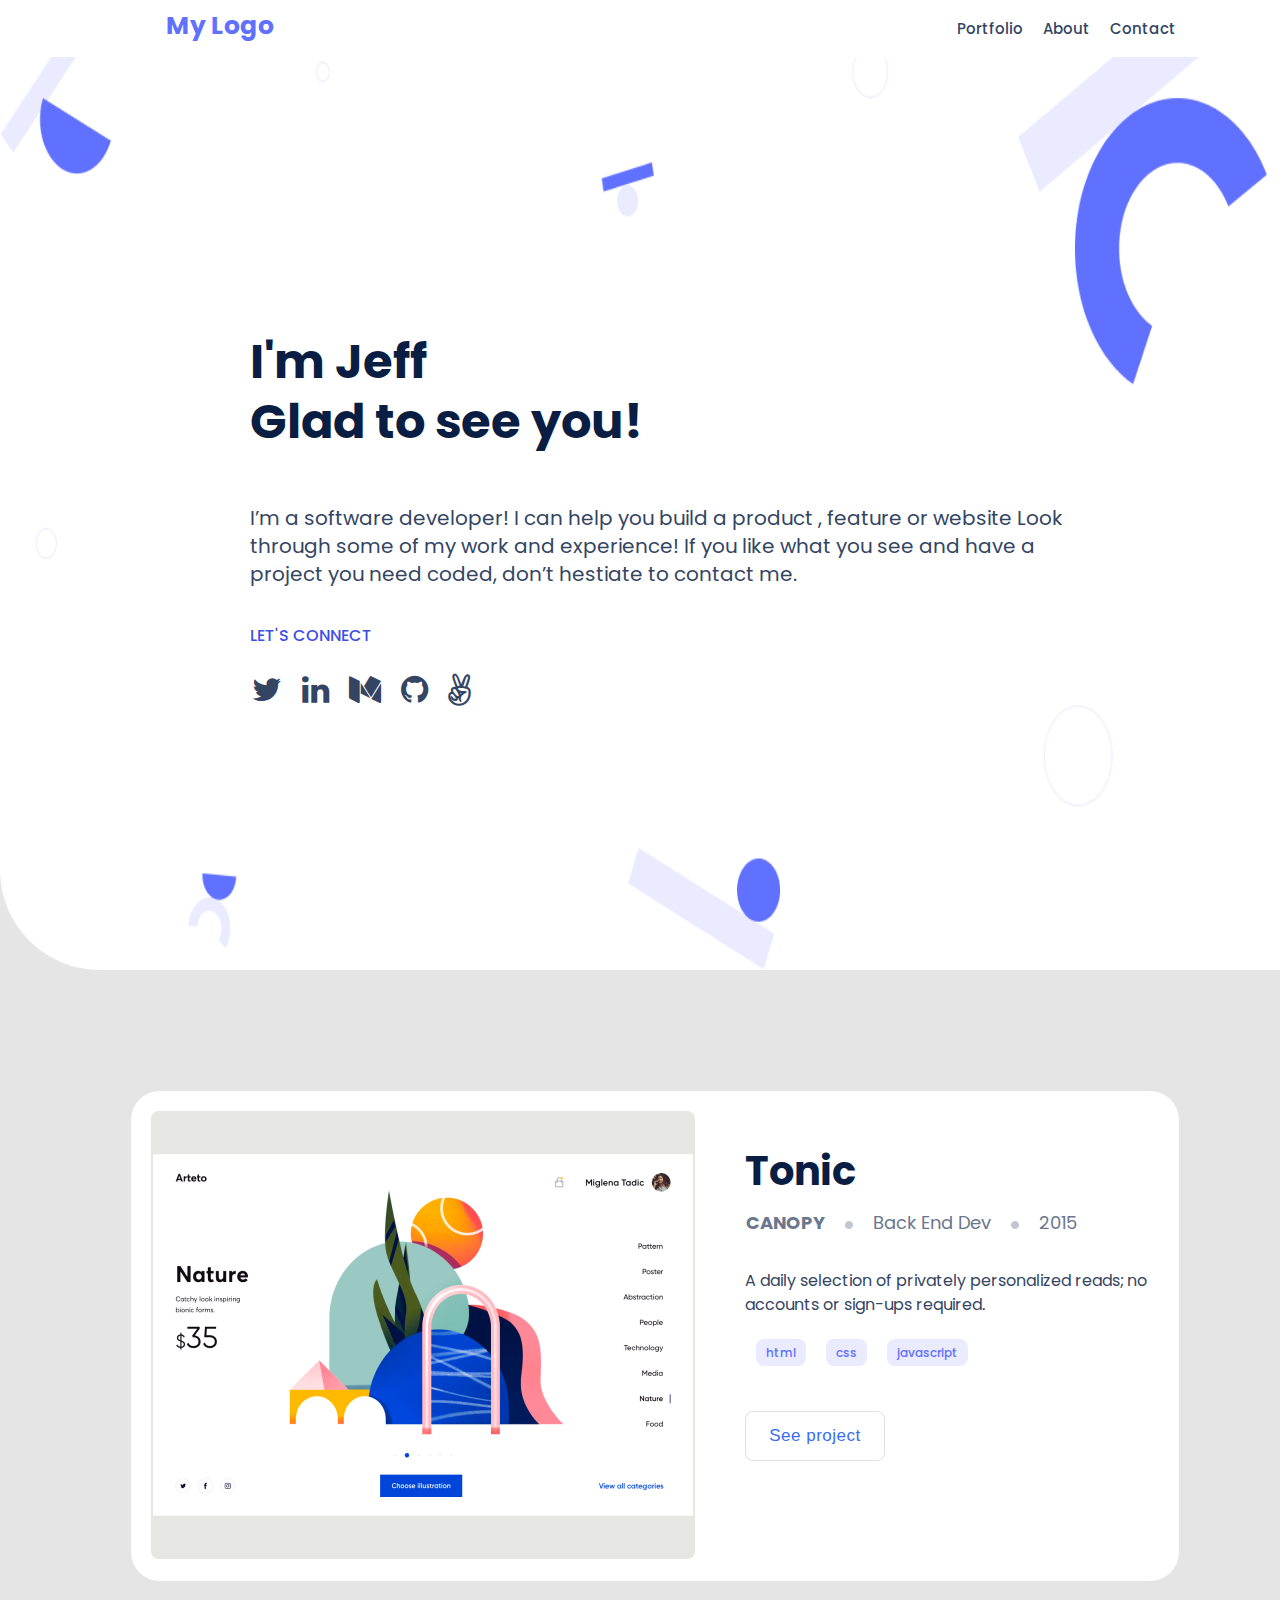
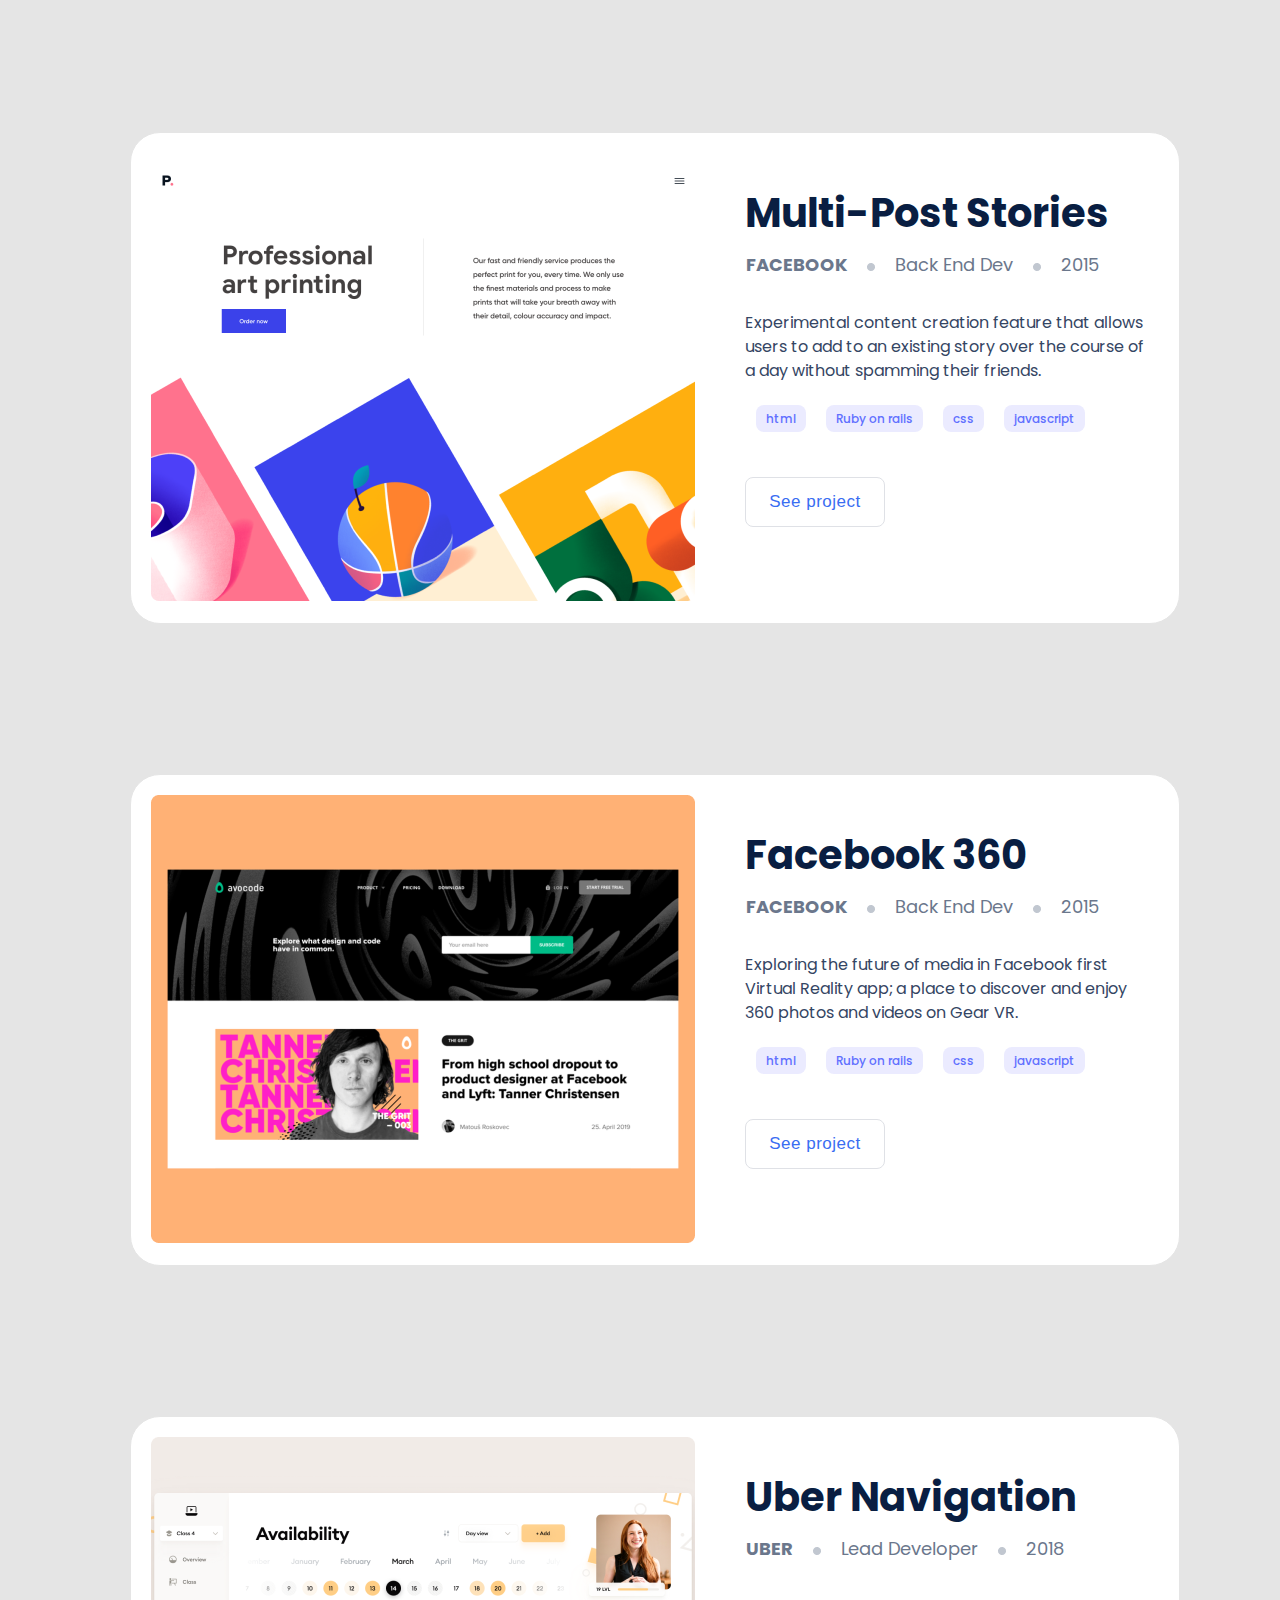
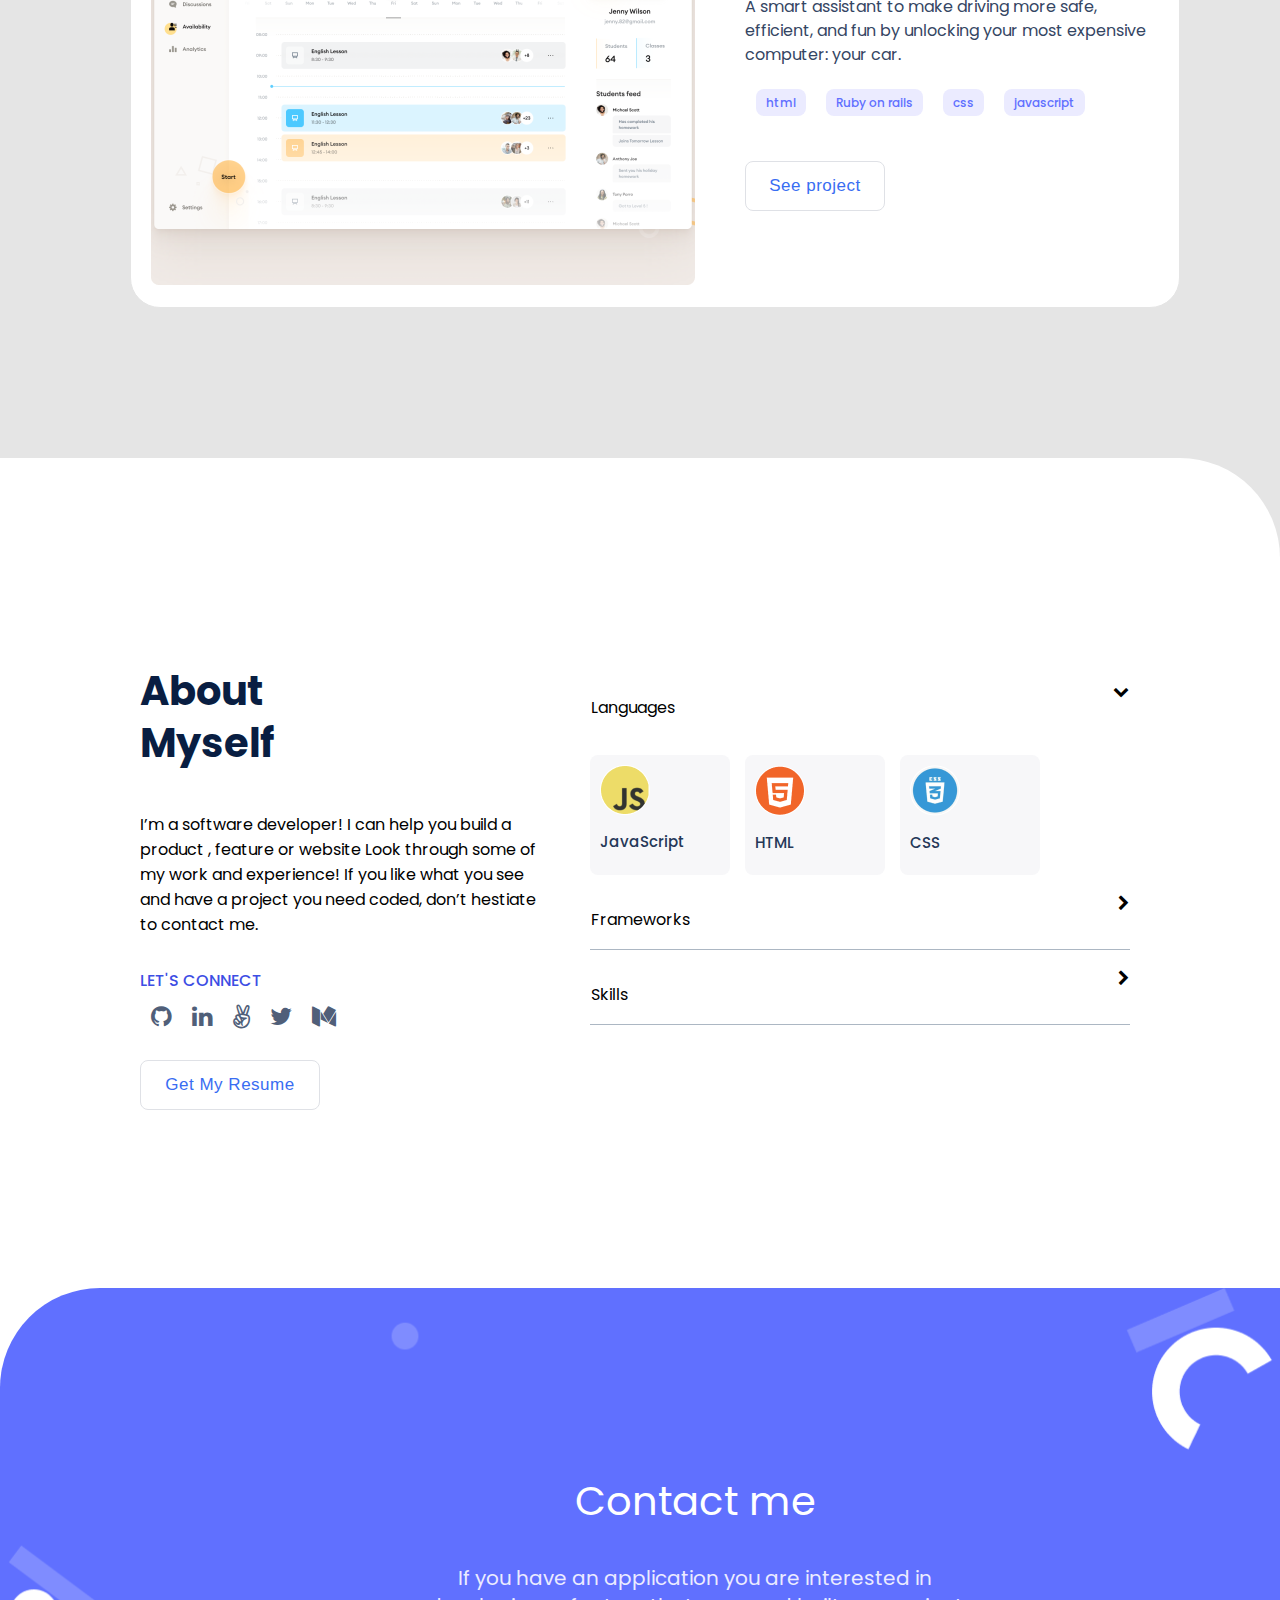
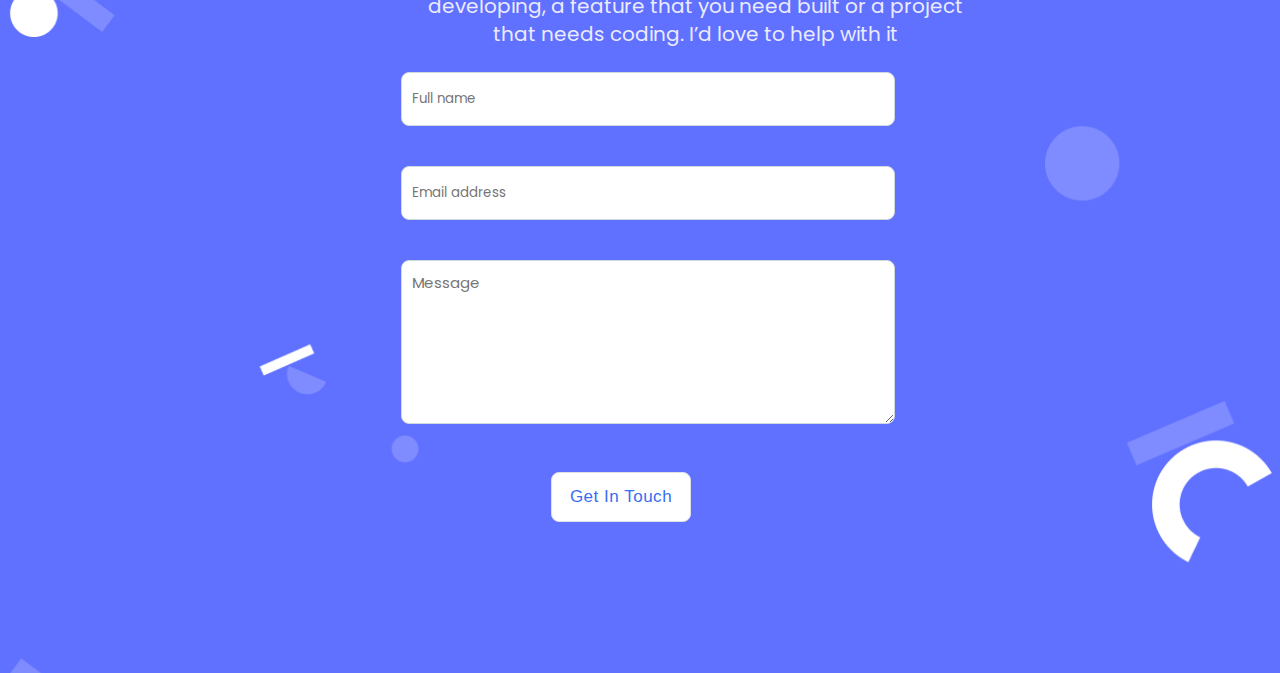
<file: Portfolio-4(non-zoomble)/index.html>
<!DOCTYPE html>
<html lang="en">
<head>
    <meta charset="UTF-8">
    <meta http-equiv="X-UA-Compatible" content="IE=edge">
    <meta name="viewport" content="width=device-width, initial-scale=1.0">
    <script async src="https://www.googletagmanager.com/gtag/js?id=UA-214417857-1"></script>
	<script>
	  window.dataLayer = window.dataLayer || [];
	  function gtag(){dataLayer.push(arguments);}
	  gtag('js', new Date());

	  gtag('config', 'UA-214417857-1');
	</script>
    <link rel="stylesheet" href="https://cdnjs.cloudflare.com/ajax/libs/font-awesome/4.7.0/css/font-awesome.min.css">
    <link rel="preconnect" href="https://fonts.googleapis.com">
    <link rel="preconnect" href="https://fonts.gstatic.com" crossorigin>
    <link href="https://fonts.googleapis.com/css2?family=Poppins:wght@500&display=swap" rel="stylesheet">
    <link rel="stylesheet" media="(min-width:992px)" href="css/desktop.css">
    <link rel="stylesheet" media="(max-width:992px)" href="css/style.css">
    <title>Jeff's Portfolio</title>
</head>

<body>
  <header class="main-section">
    <section class="toolbar">
      <nav class="desktop">
        <div class="all-item"><a href="#">My Logo</a></div>
        <div class="desk-item">
          <div><a href="#portfolio">Portfolio</a></div>
          <div><a href="#about">About</a></div>
          <div><a href="#contact">Contact</a></div>
        </div>
        <div class="mobile-item">
          <div class="item close"><a href="#" class="closeMenu"><i class="fa fa-times" aria-hidden="true"></i></a></div>
          <div class="mobile-nav"><a href="#portfolio" class="closeMenu">Portfolio</a></div>
          <div class="mobile-nav"><a href="#about" class="closeMenu">About</a></div>
          <div class="mobile-nav"><a href="#contact" class="closeMenu">Contact</a></div>
        </div>
        <div class="item menu"><a href="#" class="openMenu"><i class="fa fa-bars" aria-hidden="true"></i></a></div>
      </nav>
    </section>
  </header>
  <main class="main-parts">
    <section class="headline-section">
      <h1>I'm Jeff <br> Glad to see you!</h1>
      <p>I’m a software developer! I can help you build a product , feature or website Look through some of my
        work and experience! If you like what you see and have a project you need coded, don’t hestiate to
        contact me.</p>
      <P class="connect">LET'S CONNECT</P>
      <ul class="social-icon">
        <li><a href="#"><i class="fa fa-twitter" aria-hidden="true"></i></a></li>
        <li><a href="#"><i class="fa fa-linkedin" aria-hidden="true"></i></a></li>
        <li><a href="#"><i class="fa fa-medium" aria-hidden="true"></i></a></li>
        <li><a href="#"><i class="fa fa-github" aria-hidden="true"></i></a></li>
        <li><a href="#"><i class="fa fa-angellist" aria-hidden="true"></i></a></li>
      </ul>
    </section>
    <section class="works" id="portfolio">
    </section>
    <section class="about-myself" id="about">
      <div class="desk-about">
        <h1>About <br> Myself</h1>
        <p>I’m a software developer! I can help you build a product , feature or website Look through some of my
          work and experience! If you like what you see and have a project you need coded, don’t hestiate to
          contact me.</p>
        <P class="connect">LET'S CONNECT</P>
        <ul class="contact-icon">
          <li><a href="#"><i class="fa fa-github" aria-hidden="true"></i></a></li>
          <li><a href="#"><i class="fa fa-linkedin" aria-hidden="true"></i></a></li>
          <li><a href="#"><i class="fa fa-angellist" aria-hidden="true"></i></a></li>
          <li><a href="#"><i class="fa fa-twitter" aria-hidden="true"></i></a></li>
          <li><a href="#"><i class="fa fa-medium" aria-hidden="true"></i></a></li>
        </ul>
        <button class="resume">Get My Resume</button>
      </div>
      <div class="expertise">
        <ul class="language">
          <li>
            <p>Languages</p>
          </li>
          <li><i class="fa fa-chevron-down" aria-hidden="true"></i></li>
        </ul>
        <div class="desk-programming">
          <ul class="outer-item">
            <li class="programming"><img src="./images/javaScript.png" alt="JavaScript"></li>
            <li>
              <p>JavaScript</p>
            </li>
          </ul>
          <ul class="outer-item">
            <li class="programming"><img src="./images/html.png" alt="HTML"></li>
            <li>
              <p>HTML</p>
            </li>
          </ul>
          <ul class="outer-item">
            <li class="programming"><img src="./images/css.png" alt="CSS"></li>
            <li>
              <p>CSS</p>
            </li>
          </ul>
        </div>
        <ul class="framework">
          <li class="flex-items">
            <p>Frameworks</p>
          </li>
          <li><i class="fa fa-chevron-right" aria-hidden="true"></i></li>
        </ul>
        <ul class="skills">
          <li class="flex-items">
            <p>Skills</p>
          </li>
          <li><i class="fa fa-chevron-right" aria-hidden="true"></i></li>
        </ul>
      </div>
    </section>
    <section class="contact" id="contact">
      <div class="inner-div">
        <h2>Contact me</h2>
        <p id="inner-div">If you have an application you are interested in developing, a feature that you need
          built or a project that needs coding. I’d love to help with it </p>
      </div>
      <form >
        <ul class="inner-list">
          <li><input type="text"  placeholder="Full name" name="name" id="name" size="40" maxlength="30">
          </li>
          <li> </li>
          <li><input type="email" name="email" id="email" placeholder="Email address">
          </li>  
          <li> </li>
          <li><textarea name="text"  id="text" placeholder="Message"></textarea></li>
          <li> </li>
          <li class="flex-item6" id="submit-btn"><button type="submit">Get In Touch</button></li>
          <li class="shape"><img src="./images/Shape.png" alt="shape"></li>
        </ul>
      </form>
    </section>
  </main>
  <section class="worksPopup" id="portfolioPopup">
  </section>
<script src="js/main.js"></script>
</body>

</html>
</file>
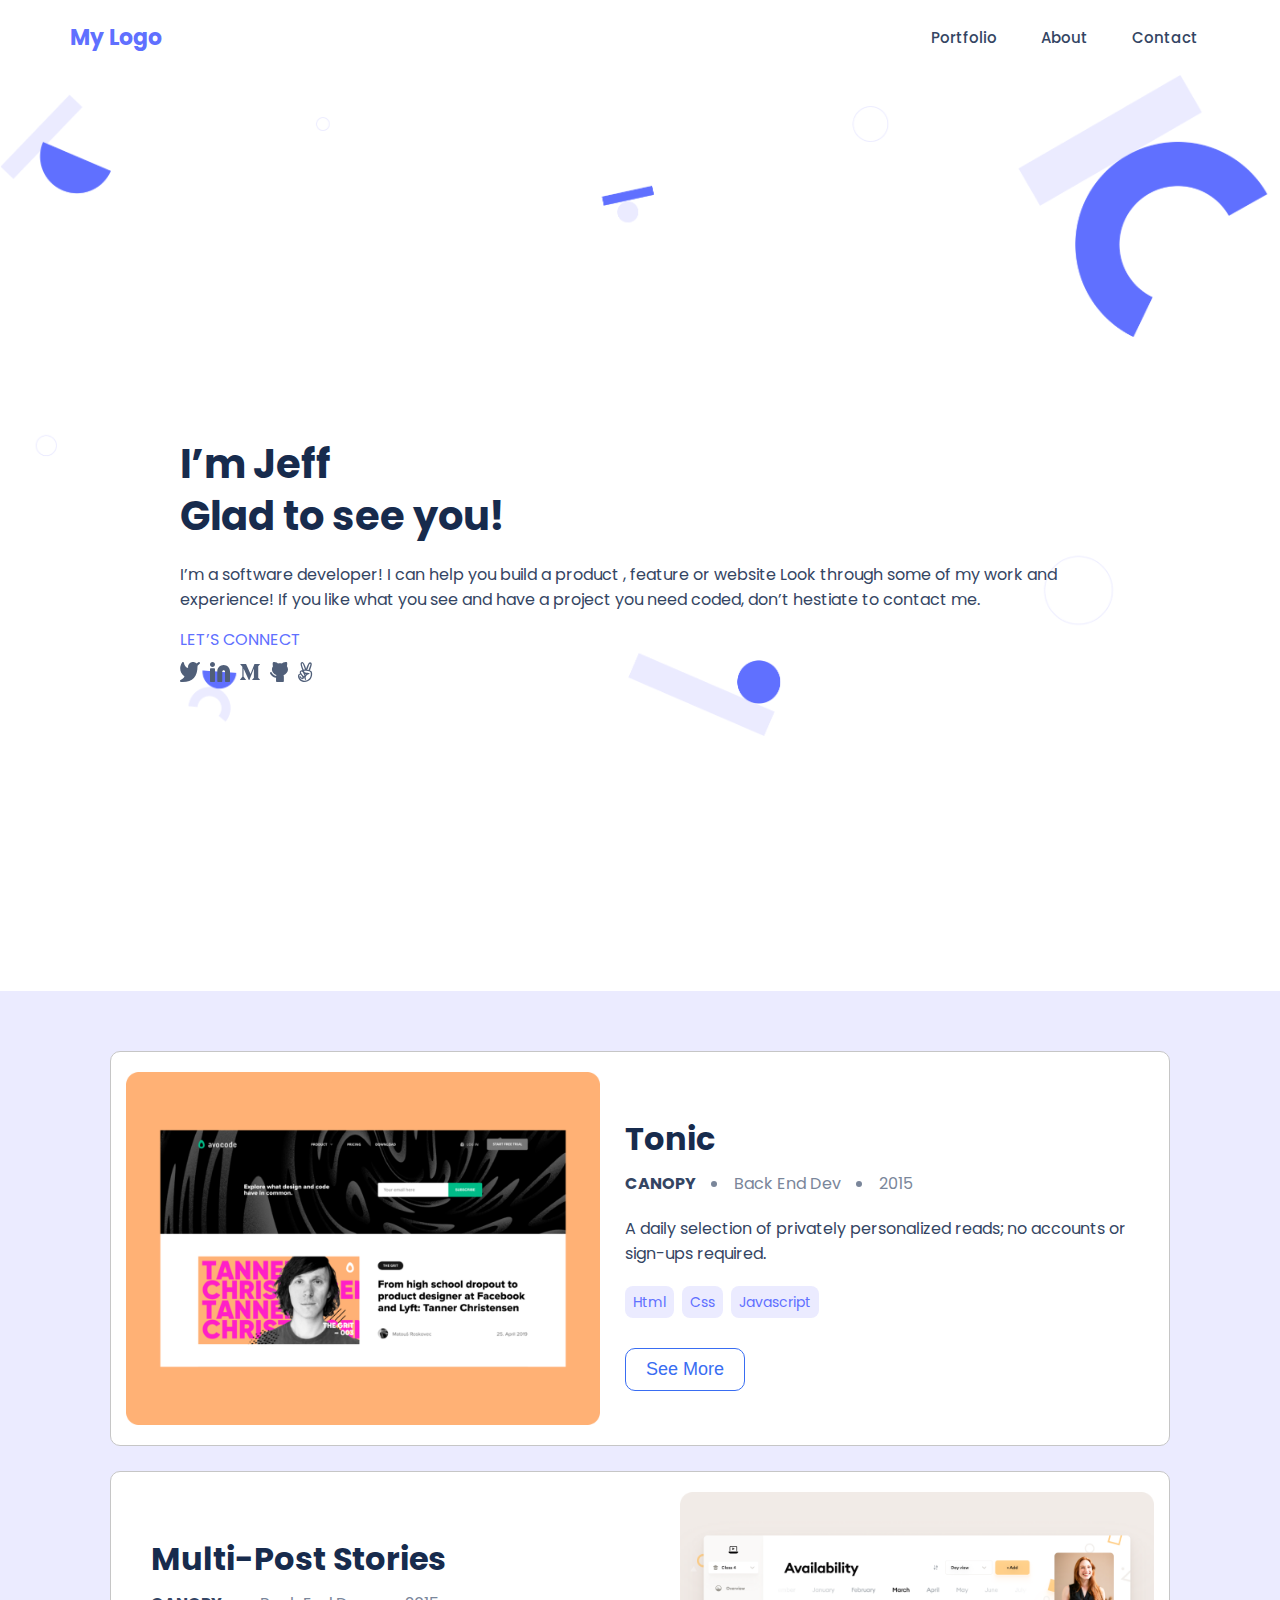
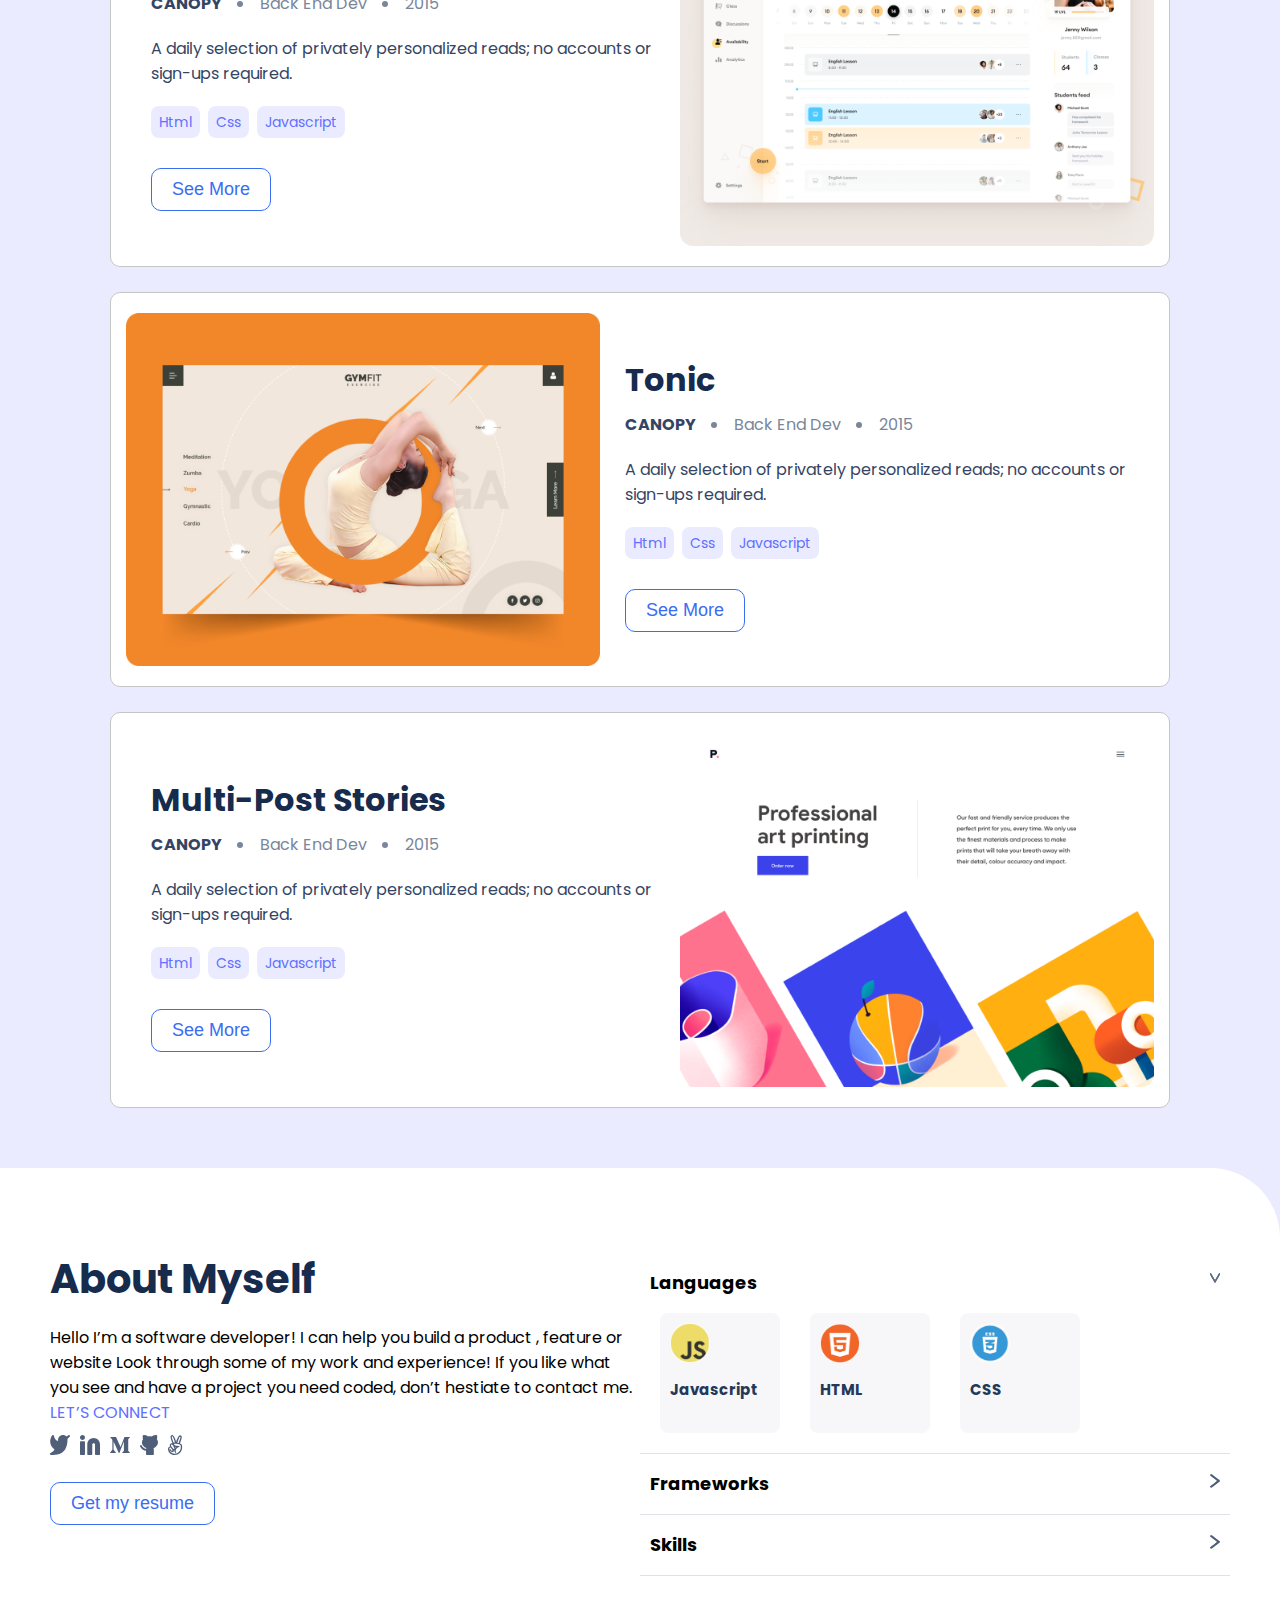
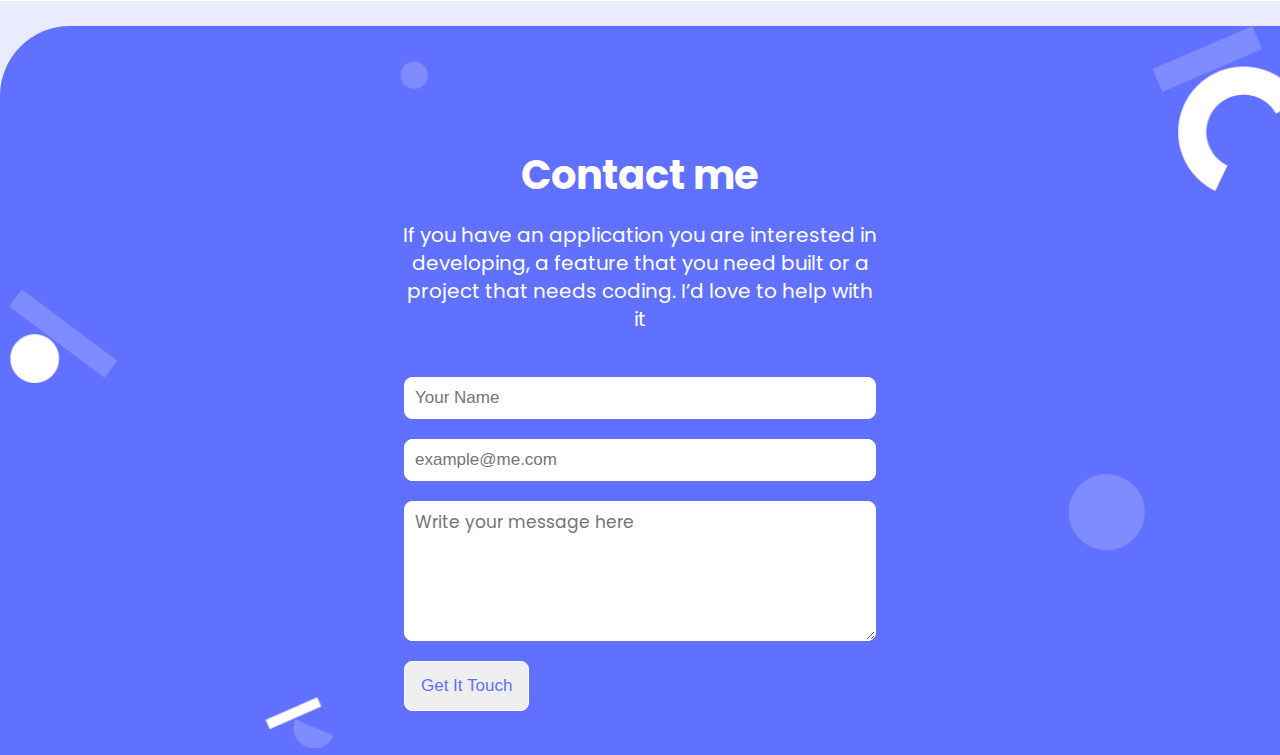
<file: portfolio-mobile-first-desktop-version/index.html>
<!DOCTYPE html>
<html lang="en">
  <head>
    <meta charset="UTF-8" />
    <meta http-equiv="X-UA-Compatible" content="IE=edge" />
    <meta name="viewport" content="width=device-width, initial-scale=1.0" />
    <link
      href="https://fonts.googleapis.com/css?family=Poppins"
      rel="stylesheet"
    />
    <link
      href="https://fonts.googleapis.com/css2?family=Poppins:wght@400;500;600;700;800;900&display=swap"
      rel="stylesheet"
    />
    <link rel="stylesheet" href="style.css" />
    <title>Jeff's Portfolio</title>
  </head>

  <body>
    <header class="header">
      <nav class="header_nav">
        <div class="header_logo blue"><a class="blue" href="#">My Logo</a></div>
        <div class="header_menu">
          <img class="menu_icon" src="./images/menu-icon.svg" alt="menu" />
        </div>
        <ul class="nav_items">
          <li class="nav_item">
            <a class="nav_item_action" href="#portfolio">Portfolio</a>
          </li>
          <li class="nav_item">
            <a class="nav_item_action" href="#about">About</a>
          </li>
          <li class="nav_item">
            <a class="nav_item_action" href="#contact">Contact</a>
          </li>
        </ul>
      </nav>
    </header>
    <!-- Main Container -->
    <main class="main_container">
      <!-- Headline section -->
      <section class="headline">
        <div class="headline_container">
          <h1 class="headline_title">
            I’m Jeff <br />
            Glad to see you!
          </h1>
          <p class="headline_content">
            I’m a software developer! I can help you build a product , feature
            or website Look through some of my work and experience! If you like
            what you see and have a project you need coded, don’t hestiate to
            contact me.
          </p>
          <div class="headline_social">
            <h3 class="social_title blue">LET’S CONNECT</h3>
            <ul class="social_links">
              <li class="social_link">
                <a href="#"
                  ><img
                    class="social_icon"
                    src="./images/twitter.svg"
                    alt="Twitter"
                /></a>
              </li>
              <li class="social_link">
                <a href="#"
                  ><img
                    class="social_icon"
                    src="./images/linkedin-icon.svg"
                    alt="Linkedin"
                /></a>
              </li>
              <li class="social_link">
                <a href="#"
                  ><img class="social_icon" src="./images/m.svg" alt="M"
                /></a>
              </li>
              <li class="social_link">
                <a href="#"
                  ><img
                    class="social_icon"
                    src="./images/github.svg"
                    alt="Github"
                /></a>
              </li>
              <li class="social_link">
                <a href="#"
                  ><img class="social_icon" src="./images/doit.svg" alt="Diot"
                /></a>
              </li>
            </ul>
          </div>
        </div>
      </section>

      <!-- Work section -->
      <section class="work" id="portfolio">
        <!-- work card 1 -->
        <div class="work_card">
          <div class="work_preview">
            <img src="./images/snapshoot-portfolio1.png" alt="Project 1" />
          </div>
          <div class="work_details">
            <h2 class="work_title">Tonic</h2>
            <ul class="work_info">
              <li class="w_info_item">CANOPY</li>
              <li class="w_info_item">Back End Dev</li>
              <li class="w_info_item">2015</li>
            </ul>
            <p class="work_details_content">
              A daily selection of privately personalized reads; no accounts or
              sign-ups required.
            </p>
            <ul class="work_cats">
              <li>Html</li>
              <li>Css</li>
              <li>Javascript</li>
            </ul>
            <button type="button" class="default_btn">See More</button>
          </div>
        </div>

        <!-- work card 2 -->
        <div class="work_card">
          <div class="work_preview">
            <img src="./images/snapshoot-portfolio2.png" alt="Project 2" />
          </div>
          <div class="work_details">
            <h2 class="work_title">Multi-Post Stories</h2>
            <ul class="work_info">
              <li class="w_info_item">CANOPY</li>
              <li class="w_info_item">Back End Dev</li>
              <li class="w_info_item">2015</li>
            </ul>
            <p class="work_details_content">
              A daily selection of privately personalized reads; no accounts or
              sign-ups required.
            </p>
            <ul class="work_cats">
              <li>Html</li>
              <li>Css</li>
              <li>Javascript</li>
            </ul>
            <button type="button" class="default_btn">See More</button>
          </div>
        </div>

        <!-- work card 3 -->
        <div class="work_card">
          <div class="work_preview">
            <img src="./images/snapshoot-portfolio3.png" alt="Project 3" />
          </div>
          <div class="work_details">
            <h2 class="work_title">Tonic</h2>
            <ul class="work_info">
              <li class="w_info_item">CANOPY</li>
              <li class="w_info_item">Back End Dev</li>
              <li class="w_info_item">2015</li>
            </ul>
            <p class="work_details_content">
              A daily selection of privately personalized reads; no accounts or
              sign-ups required.
            </p>
            <ul class="work_cats">
              <li>Html</li>
              <li>Css</li>
              <li>Javascript</li>
            </ul>
            <button type="button" class="default_btn">See More</button>
          </div>
        </div>

        <!-- work card 4-->
        <div class="work_card">
          <div class="work_preview">
            <img src="./images/snapshoot-portfolio4.png" alt="Project 4" />
          </div>
          <div class="work_details">
            <h2 class="work_title">Multi-Post Stories</h2>
            <ul class="work_info">
              <li class="w_info_item">CANOPY</li>
              <li class="w_info_item">Back End Dev</li>
              <li class="w_info_item">2015</li>
            </ul>
            <p class="work_details_content">
              A daily selection of privately personalized reads; no accounts or
              sign-ups required.
            </p>
            <ul class="work_cats">
              <li>Html</li>
              <li>Css</li>
              <li>Javascript</li>
            </ul>
            <button type="button" class="default_btn">See More</button>
          </div>
        </div>
      </section>
      <!-- end of work section-->

      <section class="about" id="about">
        <div class="about-myself">
          <h2 class="headline_title">About Myself</h2>
          <p class="about_details">
            Hello I’m a software developer! I can help you build a product ,
            feature or website Look through some of my work and experience! If
            you like what you see and have a project you need coded, don’t
            hestiate to contact me.
          </p>
          <h3 class="social_title blue">LET’S CONNECT</h3>
          <ul class="social_links">
            <li class="social_link">
              <a href="#"
                ><img
                  class="social_icon"
                  src="./images/twitter.svg"
                  alt="Twitter"
              /></a>
            </li>
            <li class="social_link">
              <a href="#"
                ><img
                  class="social_icon"
                  src="./images/linkedin-icon.svg"
                  alt="Linkedin"
              /></a>
            </li>
            <li class="social_link">
              <a href="#"
                ><img class="social_icon" src="./images/m.svg" alt="M"
              /></a>
            </li>
            <li class="social_link">
              <a href="#"
                ><img
                  class="social_icon"
                  src="./images/github.svg"
                  alt="Github"
              /></a>
            </li>
            <li class="social_link">
              <a href="#"
                ><img class="social_icon" src="./images/doit.svg" alt="Diot"
              /></a>
            </li>
          </ul>
          <div class="action">
            <button type="button" class="default_btn">Get my resume</button>
          </div>
        </div>
        <div class="about-framework">
          <ul class="about_ul">
            <h3 class="sub_title">
              Languages
              <img
                class="down_arrow_icon"
                src="./images/down-arrow-icon.png"
                alt="down"
              />
            </h3>
            <div class="frame_work_items">
              <li class="ul_item">
                <img src="./images/js-icon.png" alt="Javascript" /><span
                  >Javascript</span
                >
              </li>
              <li class="ul_item">
                <img src="./images/html-icon.png" alt="HTML" /><span>HTML</span>
              </li>
              <li class="ul_item">
                <img src="./images/css-icon.png" alt="CSS" /><span>CSS</span>
              </li>
            </div>
          </ul>
          <ul class="about_ul">
            <h3 class="sub_title">
              Frameworks
              <img
                class="arrow_icon"
                src="./images/right-arrow-icon.png"
                alt="down"
              />
            </h3>
          </ul>
          <ul class="about_ul">
            <h3 class="sub_title">
              Skills
              <img
                class="arrow_icon"
                src="./images/right-arrow-icon.png"
                alt="down"
              />
            </h3>
          </ul>
        </div>
      </section>

      <!--contact form section-->
      <section class="contact_form" id="contact">
        <div class="contact_container">
          <h2 class="title">Contact me</h2>
          <p class="contact_form_des">
            If you have an application you are interested in developing, a
            feature that you need built or a project that needs coding. I’d love
            to help with it
          </p>
          <form
            class="form_container"
            action="https://formspree.io/f/mnqroaaw"
            method="POST"
          >
            <fieldset class="form_inputs">
              <input
                class="form_input"
                name="name"
                type="text"
                placeholder="Your Name"
                maxlength="30"
                required
              />
              <input
                class="form_input"
                name="email"
                type="email"
                placeholder="example@me.com"
                required
              />
              <textarea
                class="form_text_area"
                name="message"
                placeholder="Write your message here"
                maxlength="500"
                required
              ></textarea>
              <button type="submit" class="btn_submit">Get It Touch</button>
            </fieldset>
          </form>
        </div>
      </section>
    </main>
  </body>
</html>
</file>
<file: Portfolio-4(non-zoomble)/css/desktop.css>
@media screen and (min-width: 992px) {
  body {
    background-color: #e5e5e5;
    font-family: Poppins, sans-serif;
    padding: 0;
    margin: 0;
  }

  a {
    text-decoration: none;
    text-decoration-line: none;
  }

  .flex-item1,
  .shape,
  .item,
  .flex-item2,
  .mobile-item,
  .mobile {
    display: none;
  }

  .desktop {
    position: fixed;
    width: 100%;
    display: flex;
    flex: 1 1 auto;
    text-align: center;
    padding: 1em;
    background-color: white;
    justify-content: space-between;
  }

  .all-item a {
    font-style: normal;
    font-weight: bold;
    font-size: 25px;
    line-height: 20px;
    color: #6070ff;
    margin-left: 150px;
    float: right;
  }

  .desk-item {
    display: flex;
    flex-direction: row;
    margin-right: 100px;
  }

  .desk-item a {
    padding-right: 20px;
    color: #344563;
    font-size: 15px;
    font-weight: 500;
    line-height: 20px;
    text-align: center;
    transition: color 2s;
  }

  .social-icon a {
    font-size: 2em;
    color: #344563;
  }

  .works-flex-pop span a {
    text-decoration: none;
    font-weight: bolder;
    color: #acb7c3;
    font-size: 20px;
    padding-right: 20px;
  }

  .headline-section {
    background-image: url(../images/Header_bg.png);
    background-repeat: no-repeat;
    background-size: 100% 100%;
    background-color: white;
    display: flex;
    height: 620px;
    flex-direction: column;
    padding: 300px 200px 50px 250px;
    margin-bottom: 120px;
    border-bottom-left-radius: 100px;
  }

  .headline-section h1 {
    color: #091e42;
    font-weight: bold;
    font-size: 48px;
    line-height: 60px;
  }

  .headline-section p {
    font-weight: normal;
    font-size: 20px;
    line-height: 28px;
    color: #344563;
  }

  .social-icon {
    list-style-type: none;
    display: flex;
    gap: 20px;
    padding: 1px;
    margin: 1px;
  }

  .main-container {
    display: grid;
    grid-template-columns: auto;
    grid-gap: 100px;
    align-content: space-around;
    margin: 100px 100px 150px 130px;
  }

  #work-1,
  #work-3 {
    background-color: white;
    display: flex;
    height: 450px;
    flex-direction: row;
    padding: 20px 20px;
    border: 1px solid #e5e5e5;
    border-radius: 30px;
  }

  #work-2,
  #work-4 {
    background-color: white;
    display: flex;
    height: 450px;
    flex-direction: row-reverse;
    padding: 20px 20px;
    border: 1px solid #e5e5e5;
    border-radius: 30px;
  }

  .desk-item1 {
    padding-right: 30px;
  }

  .desk-col {
    display: flex;
    flex-direction: column;
    padding: 1px 10px 100px 20px;
  }

  .desk-col h2 {
    font-weight: 700;
    font-size: 40px;
    line-height: 52px;
    color: #091e42;
  }

  ul {
    list-style-type: none;
    display: flex;
    gap: 20px;
    padding: 1px;
    margin-left: -40px;
    margin-top: -20px;
  }

  .inner-element li a {
    color: #6b778c;
    font-size: 18px;
    line-height: 24px;
  }

  .canopy {
    font-weight: 600;
    font-weight: bold;
    font-size: 18px;
    line-height: 24px;
    color: #344563;
  }

  .flex-item4 {
    padding-bottom: 25px;
  }

  .flex-item4 p {
    font-style: normal;
    font-weight: normal;
    font-size: 16px;
    line-height: 24px;
    color: #344563;
  }

  .flex-item3 {
    display: flex;
    align-content: space-around;
    margin-left: 40px;
  }

  .flex-item5 {
    float: left;
    margin-left: 50px;
  }

  .inner-flex-item {
    float: left;
  }

  .inner-flex-item li a {
    font-size: 12px;
    font-weight: 500;
    color: #6070ff;
    border-radius: 8px;
    text-align: center;
    background: #ebebff;
    padding: 5px 10px;
  }

  .flex-item6 button {
    border: 1px solid #dfe1e6;
    border-radius: 8px;
    width: 140px;
    height: 50px;
    text-align: center;
    padding: 10px;
    font-style: normal;
    font-weight: 500;
    font-size: 17px;
    letter-spacing: 0.03em;
    color: #396df2;
    background-color: white;
    margin-top: 30px;
  }

  .resume {
    border: 1px solid #dfe1e6;
    border-radius: 8px;
    width: 180px;
    height: 50px;
    text-align: center;
    font-style: normal;
    font-weight: 500;
    font-size: 17px;
    letter-spacing: 0.03em;
    color: #396df2;
    background-color: white;
  }

  button:hover {
    background: #8f9afc;
    color: white;
  }

  button:active {
    background: #0416b6;
    color: white;
    box-shadow: 0 8px 16px;
  }

  .about-myself {
    background-color: white;
    display: flex;
    flex-direction: row;
    padding: 100px 20px 150px 20px;
    border-top-right-radius: 100px;
    height: 680px;
  }

  .desk-about {
    display: flex;
    flex-direction: column;
    width: 400px;
    padding: 80px 10px 100px 120px;
  }

  .expertise {
    display: flex;
    flex-direction: column;
    margin-right: 130px;
    margin-left: 80px;
    width: 500px;
  }

  .desk-programming {
    display: flex;
    flex-direction: row;
  }

  .outer-item {
    display: flex;
    flex-direction: column;
    width: 120px;
    height: 100px;
    background: #f7f7f9;
    border-radius: 8px;
    margin-right: 55px;
    margin-top: 2px;
    padding: 10px 10px 10px 10px;
  }

  .work-description > p {
    font-size: 18px;
    color: #344563;
    font-weight: lighter;
    font-family: Popins, sans-serif;
    line-height: 28px;
  }

  .outer-item li p {
    color: #253858;
    font-weight: 500;
    font-size: 15px;
    line-height: 20px;
    margin-top: -10px;
  }

  .desk-about h1 {
    color: #091e42;
    font-style: normal;
    font-weight: bold;
    font-size: 40px;
    line-height: 52px;
  }

  .desk-about li p {
    color: #344563;
    font-size: 16px;
    line-height: 24px;
  }

  p.connect {
    color: #3d4ee4;
    font-weight: 500;
    font-size: 16px;
    line-height: 24px;
  }

  .contact-icon {
    margin-left: 1px;
    padding: 10px;
  }

  .contact-icon li a {
    font-size: 1.5em;
    color: #505f79;
  }

  .language {
    display: flex;
    text-align: center;
    margin-top: 120px;
    justify-content: space-between;
  }

  .skills {
    display: flex;
    justify-content: space-between;
    text-align: center;
    padding-top: 20px;
    border-bottom: 1px solid #acb7c3;
  }

  .framework {
    display: flex;
    text-align: center;
    justify-content: space-between;
    border-bottom: 1px solid #acb7c3;
    padding-top: 20px;
  }

  .contact {
    background-color: #6070ff;
    background-image: url(../images/contactbg.png);
    background-size: 100%;
    border-top-left-radius: 100px;
    margin-top: -100px;
    padding: 150px 400px 150px 400px;
  }

  .inner-div {
    padding-right: 30px;
    padding-left: 20px;
    width: 550px;
    height: 100px;
    margin-bottom: 100px;
  }

  .inner-div h2 {
    color: white;
    text-align: center;
    font-size: 40px;
    font-weight: 400;
    padding-bottom: 0;
  }

  #inner-div {
    font-size: 20px;
    line-height: 28px;
    text-align: center;
    color: #ebebff;
  }

  .form {
    padding: 20px;
  }

  li input {
    background: #fff;
    border: 1px solid #cfd8dc;
    font-family: Poppins, sans-serif;
    border-radius: 8px;
    width: 100%;
    height: 50px;
    padding-left: 10px;
    color: #000;
  }

  li textarea {
    background: #fff;
    border: 1px solid #cfd8dc;
    font-family: Poppins, sans-serif;
    border-radius: 8px;
    width: 100%;
    height: 150px;
    padding-left: 10px;
    font-size: 15px;
    line-height: 24px;
    padding-top: 10px;
  }

  .inner-list {
    display: flex;
    flex-direction: column;
    margin: auto;
    width: 100%;
  }

  .inner-list .flex-item6 button {
    margin-left: 150px;
    margin-top: 1px;
  }

  .all-item:hover {
    transform: scale(1, 0.8);
  }

  .desk-item a:hover {
    color: #3d4ee4;
  }

  #portfolioPopup {
    position: fixed;
    z-index: 1;
    left: 0;
    top: 0;
    width: 100%;
    height: 100%;
    overflow: auto;
    background-color: rgb(76, 78, 82, 0.7);
    display: none;
  }

  ul.works-flex-item.titles-container {
    margin: 10px;
  }

  .works-flex {
    padding: 20px;
    background: #fff;
    margin: 50px 100px;
    border-radius: 10px;
  }

  .work-image > img {
    width: 100%;
  }

  .titles-item {
    font-family: "Poppins", sans-serif;
    font-size: 16px;
    color: lightslategray;
    font-weight: 500;
    list-style-image: url(../images/Counter.png);
    padding-right: 25px;
  }

  .list-main {
    padding-right: 25px;
    list-style-type: none;
    font-weight: 600;
    font-size: 18px;
    color: #344563;
    line-height: 24px;
  }

  .works-flex-pop {
    display: flex;
    flex-direction: row;
    justify-content: space-between;
    align-items: baseline;
    width: 100%;
    margin-left: 10px;
    font-size: 25px;
  }

  .project-tags {
    display: flex;
    flex-direction: row;
  }

  .work-description {
    width: 75%;
  }

  .project-tags > div {
    margin-left: 10px;
  }

  .tags {
    width: 25%;
  }

  .tags > ul {
    display: flex;
    flex-direction: row;
    flex-wrap: wrap;
    list-style: none;
    margin-left: 5px;
    margin-top: 15px;
  }

  .lang-group,
  .lang-group-2 {
    background: #ebebff;
    border-radius: 8px;
    font-size: 12px;
    padding: 4px 12px 4px;
    color: #6070ff;
    margin-top: 5px;
    line-height: 16px;
  }

  .btn-tags {
    border-top: 1px solid rgb(236, 234, 234);
    padding-top: 20px;
  }

  a.btn-see-project {
    text-decoration: none;
    color: #4053fc;
  }

  .btn-see-project {
    border: 1px solid #396df2;
    padding: 7px;
    border-radius: 8px;
    font-size: 16px;
    font-weight: 300;
    text-transform: capitalize;
    font-family: "Poppins", sans-serif;
    transition-duration: 0.4s;
    margin: 0 5px 0 5px;
  }
}
</file>
<file: Portfolio-4(non-zoomble)/css/style.css>
body {
  background-color: #e5e5e5;
  font-family: Poppins, sans-serif;
  padding: 0;
  margin: 0;
}

.desk-item,
.desk-item1,
.flex-item2-desk,
.technology-desk,
.lang-container {
  display: none;
}

nav {
  display: flex;
  flex: 1 1 auto;
  justify-content: space-between;
  text-align: center;
  padding: 1em;
  background-color: white;
}

/* .menu {
  display: block;
} */

a {
  font-style: normal;
  font-weight: bold;
  font-size: 25px;
  line-height: 20px;
  color: #6070ff;
  text-decoration-line: none;
}

.headline-section {
  background-image: url(../images/header-shape.png);
  background-repeat: no-repeat;
  background-size: 100% 100%;
  background-color: white;
  display: flex;
  height: 620px;
  flex-direction: column;
  padding: 20px 20px;
  border-bottom-left-radius: 25% 50px;
  margin-bottom: 100px;
}

h1 {
  color: #172b4d;
  font-weight: bold;
  font-size: 40px;
  line-height: 52px;
}

p {
  font-weight: normal;
  font-size: 16px;
  line-height: 24px;
  color: #344563;
}

.connect {
  color: #3d4ee4;
  font-weight: 500;
  font-size: 16px;
  line-height: 24px;
}

ul {
  list-style-type: none;
  display: flex;
  gap: 20px;
  padding: 1px;
  margin: 1px;
}

li a {
  color: #344563;
  margin-left: -40px;
  padding-right: 35px;
}

.social-icon {
  margin-left: 35px;
  display: flex;
}

.main-container {
  display: grid;
  grid-template-columns: 1fr;
}

.grid-item {
  background-color: white;
  display: flex;
  margin-bottom: 100px;
  flex-direction: column;
  padding: 20px 20px;
  border: 1px solid #e5e5e5;
  border-radius: 3%;
}

.mobile-item {
  position: fixed;
  height: 100%;
  width: 100%;
  left: 0;
  right: 0;
  top: 0;
  background-color: #6070fff0;
  text-align: left;
  display: none;
}

.mobile-item a {
  color: #fff;
}

.technology a {
  font-size: 12px;
  font-weight: 500;
  color: #6070ff;
  border-radius: 8px;
  text-align: center;
  background: #ebebff;
  padding: 5px 10px;
  margin-left: 0;
}

.flex-item3 a {
  font-size: 13px;
  font-weight: 600;
  display: flex;
  align-content: space-around;
  color: #7a869a;
}

.mobile-nav a {
  font-size: 32px;
}

.works-flex-pop span a {
  text-decoration: none;
  font-weight: bolder;
  color: #acb7c3;
  font-size: 20px;
  padding-right: 20px;
}

.mobile-item .close a {
  font-weight: lighter;
  font-size: 12px;
}

.mobile-item .close {
  padding-top: 50px;
  text-align: right;
  padding-right: 38px;
  font-weight: lighter;
}

.mobile-nav {
  padding: 15px 28px;
}

.flex-item2 {
  display: flex;
  margin-top: -30px;
}

.flex-item3 {
  display: flex;
  align-content: space-around;
  margin-left: 40px;
}

.flex-item5 {
  display: flex;
}

.inner-flex-item {
  display: flex;
  flex-direction: row;
  flex-wrap: wrap;
  width: 100%;
}

.expertise {
  display: flex;
  flex-direction: column;
}

.outer-flex {
  display: flex;
  flex-direction: column;
}

.skills {
  display: flex;
  flex: 1 1 auto;
  justify-content: space-between;
  text-align: center;
  border-bottom: 1px solid #acb7c3;
}

.about-myself i {
  padding-top: 22px;
  align-content: flex-end;
}

.framework {
  display: flex;
  text-align: center;
  flex: 1 1 auto;
  justify-content: space-between;
  border-bottom: 1px solid #acb7c3;
}

.framework p {
  color: #000;
  font-style: normal;
  font-weight: 500;
  font-size: 20px;
}

.skills p {
  color: #000;
  font-style: normal;
  font-weight: 500;
  font-size: 20px;
}

.language {
  display: flex;
  text-align: center;
  flex: 1 1 auto;
  justify-content: space-between;
}

.language p {
  color: #000;
  font-style: normal;
  font-weight: 500;
  font-size: 20px;
}

.outer-item {
  display: flex;
  text-align: center;
  flex: 1 1 auto;
  border-color: #acb7c3;
  border-radius: 8px;
  background-color: #f7f7f9;
  padding: 10px 10px;
  margin-bottom: 10px;
}

.outer-item p {
  font-weight: 500;
  font-size: 15px;
  color: #253858;
  line-height: 20px;
}

.grid-item img {
  width: 100%;
  height: 220px;
}

.about-myself {
  background-color: white;
  display: flex;
  flex-direction: column;
  padding: 20px 20px;
  padding-top: 100px;
  border-top-right-radius: 25% 50px;
}

.contact-icon {
  margin-left: 45px;
  padding-bottom: 20px;
}

.about-myself button {
  border-radius: 8px;
  border: 1px solid #3d4ee4;
  width: 170px;
  height: 50px;
  text-align: center;
  padding: 10px;
  font-weight: 500;
  font-size: 17px;
  line-height: 24px;
  letter-spacing: 0.03em;
  color: #396df2;
  background-color: white;
  margin-bottom: 20px;
}

.flex-item6 button {
  border-radius: 8px;
  border: 1px solid #3d4ee4;
  width: 140px;
  height: 50px;
  text-align: center;
  padding: 10px;
  font-style: normal;
  font-weight: 500;
  font-size: 17px;
  letter-spacing: 0.03em;
  color: #396df2;
  background-color: white;
  margin-top: 30px;
}

.flex-item3 img {
  width: auto;
  height: auto;
  padding-top: 5px;
}

.canopy {
  font-weight: 600;
  font-size: 13px;
  line-height: 16px;
  color: #344563;
}

.flex-item4 {
  font-size: 15px;
  line-height: 24px;
  color: #344563;
}

.flex-item2 h2 {
  color: #172b4d;
  font-weight: bold;
  font-size: 32px;
}

.inner-list {
  display: flex;
  flex-direction: column;
}

.contact {
  background-color: #6070ff;
  background-image: url(../images/contact.png);
  background-size: 100%;
  border-top-left-radius: 100px;
  margin-top: 100px;
}

.inner-div {
  padding-top: 100px;
  padding-right: 30px;
  padding-left: 20px;
}

.inner-div h2 {
  color: white;
  text-align: center;
  font-size: 40px;
  font-weight: 400;
  padding-bottom: 0;
}

.inner-div p {
  left: 24px;
  top: 4802px;
  font-size: 20px;
  line-height: 28px;
  text-align: center;
  color: #ebebff;
}

.form {
  padding-right: 30px;
  padding-left: 20px;
}

li input {
  background: #fff;
  border: 1px solid #cfd8dc;
  font-family: Poppins, sans-serif;
  border-radius: 8px;
  width: 100%;
  height: 50px;
  padding-left: 10px;
  color: #000;
}

li textarea {
  background: #fff;
  border: 1px solid #cfd8dc;
  font-family: Poppins, sans-serif;
  border-radius: 8px;
  width: 100%;
  height: 150px;
  padding-left: 10px;
  font-size: 15px;
  line-height: 24px;
  padding-top: 10px;
}

.shape {
  padding-right: 25%;
  padding-left: 35%;
}

button:hover {
  background: #8f9afc;
  color: white;
}

button:active {
  background: #0416b6;
  color: white;
}

#portfolioPopup {
  position: fixed;
  z-index: 1;
  left: 0;
  top: 0;
  width: 100%;
  height: 100%;
  overflow: auto;
  background-color: rgb(76, 78, 82, 0.7);
  display: none;
}

ul.works-flex-item.titles-container {
  margin: 10px;
}

.works-flex {
  padding: 20px;
  background: #fff;
  margin: 25px 20px;
  border-radius: 10px;
}

.work-image > img {
  width: 100%;
}

.titles-item {
  font-family: 'Poppins', sans-serif;
  font-size: 16px;
  color: lightslategray;
  font-weight: 500;
  list-style-image: url(../images/Counter.png);
  padding-right: 25px;
}

.list-main {
  padding-right: 10px;
  list-style-type: none;
  font-weight: 600;
  font-size: 14px;
  color: #344563;
  line-height: 24px;
}

.works-flex-pop {
  display: flex;
  flex-direction: row;
  justify-content: space-between;
  align-items: baseline;
  width: 100%;
  margin-left: 10px;
  font-size: 25px;
}

.work-description > p {
  font-size: 18px;
  color: #344563;
  font-weight: lighter;
  font-family: Popins, sans-serif;
  line-height: 28px;
}

.project-tags > div {
  margin-left: 10px;
}

.tags > ul {
  display: flex;
  flex-direction: row;
  list-style: none;
  margin-left: 5px;
  margin-top: 15px;
}

.lang-group {
  display: none;
}

#mobile {
  background: #ebebff;
  border-radius: 8px;
  font-size: 12px;
  padding: 4px 12px 4px;
  color: #6070ff;
  margin-top: 5px;
  line-height: 16px;
}

.btn-tags {
  border-top: 1px solid rgb(236, 234, 234);
  padding-top: 20px;
}

a.btn-see-project {
  text-decoration: none;
  color: #4053fc;
}

.btn-see-project {
  border: 1px solid #396df2;
  padding: 7px;
  border-radius: 8px;
  font-size: 16px;
  font-weight: 300;
  text-transform: capitalize;
  font-family: 'Poppins', sans-serif;
  transition-duration: 0.4s;
  margin: 0 5px 0 5px;
}
</file>
<file: portfolio-mobile-first-desktop-version/style.css>
* {
  margin: 0;
  padding: 0;
  box-sizing: border-box;
}

.html,
body {
  font-family: Poppins, sans-serif;
}

a:hover {
  color: #172b4d;
}

.blue {
  color: #6070ff;
}

/* Css for Header */
.header {
  min-height: 70px;
}

.header_nav {
  display: flex;
  padding: 25px 20px;
  align-items: center;
  justify-content: space-between;
}

.header_logo {
  font-size: 22px;
  font-weight: 700;
  line-height: 20px;
}

.header_logo a {
  text-decoration: none;
}

.header_menu {
  padding: 3px 5px;
}

.menu_icon {
  width: 24px;
  height: auto;
}

.nav_items {
  display: none;
  list-style: none;
  column-gap: 20px;
}

.nav_item_action {
  font-size: 15px;
  font-weight: 500;
  color: #344563;
  line-height: 20px;
  padding: 10px 12px;
  text-decoration: none;
}

.nav_item_action:hover {
  color: #396df2;
  background-color: #f7f7f9;
}

/* Css styles for main_container */
.main_container {
  display: grid;
  row-gap: 25px;
  background: #ebebff;
}

/* Css Styles for headline section */

.headline {
  padding: 25px;
  display: flex;
  flex-direction: column;
  background-color: #fff;
  background-size: contain;
  background-repeat: space;
  background-repeat: no-repeat;
  background-image: url("./images/header-shapes-mobile.png");
}

.headline_title {
  font-size: 40px;
  margin-top: 60px;
  margin-bottom: 20px;
  font-weight: 700;
  color: #172b4d;
  line-height: 52px;
}

.headline_content {
  margin: 15px 0;
  color: #344563;
  font-weight: 400;
}

.social_title {
  font-size: 16px;
  font-weight: normal;
}

.social_links {
  display: flex;
  list-style: none;
  margin-top: 10px;
}

.social_link a {
  width: 15px;
  margin-top: 10px;
  margin-right: 10px;
}

.social_link a:hover {
  color: #172b4d;
}

.social_icon {
  max-width: 100%;
}

/* Css Styles for work section */

.work {
  margin: 25px 0;
  display: grid;
  row-gap: 25px;
  padding: 10px;
  justify-items: center;
}

.work_card {
  background: #fff;
  border-radius: 10px;
  min-height: 3em;
  border: 1px solid #c6c6c6;
  padding: 20px 15px;
  display: grid;
}

.work_preview {
  display: flex;
  align-self: center;
  flex-direction: column;
  justify-self: center;
}

.work_preview img {
  max-width: 100%;
}

.work_details {
  align-self: center;
  padding: 10px;
}

.work_title {
  margin: 10px 0;
  color: #172b4d;
  font-size: 32px;
  font-weight: 700;
  line-height: 44px;
}

.work_info {
  display: flex;
  overflow: hidden;
  color: #7a869a;
}

.w_info_item {
  margin-right: 15px;
  list-style-position: inside;
}

.w_info_item:first-child {
  font-weight: bold;
  list-style: none;
  color: #344563;
}

.w_info_item:last-child {
  margin-right: 0;
}

.work_details_content {
  margin: 10px 0;
  padding: 10px 0;
  color: #344563;
}

.work_cats {
  display: flex;
  flex-wrap: wrap;
  margin: 10px 0;
}

.work_cats > li {
  padding: 8px;
  list-style: none;
  color: #6070ff;
  border-radius: 8px;
  margin-right: 8px;
  background: #ebebff;
  font-size: 14px;
  line-height: 16px;
}

.default_btn {
  cursor: pointer;
  font-size: 18px;
  margin-top: 20px;
  color: #396df2;
  padding: 10px 20px;
  background: #fff;
  border-radius: 10px;
  border: 1px solid #396df2;
}

.default_btn:hover {
  color: #fff;
  background: #396df2;
}

/* Css styles for about section */

.about {
  display: grid;
  row-gap: 15px;
  padding: 0 15px;
  background-color: #fff;
  border-top-right-radius: 70px;
}

.about_ul {
  display: flex;
  flex-direction: column;
  padding: 10px;
  list-style: none;
  border-bottom: 1px solid #dfe1e6;
}

.sub_title {
  font-size: 18px;
  line-height: 20px;
  font-weight: bold;
  margin: 10px 0;
  display: flex;
  justify-content: space-between;
}

.down_arrow_icon {
  width: 10px;
  height: 10px;
  overflow: hidden;
}

.arrow_icon {
  width: 10px;
  height: 14px;
  overflow: hidden;
}

.ul_item {
  padding: 10px;
  color: #253858;
  display: flex;
  align-items: center;
  font-size: 15px;
  font-weight: bold;
  background: #f7f7f9;
  margin: 10px;
  border-radius: 8px;
}

.ul_item img {
  width: 40px;
  margin-right: 20px;
}

.contact_form {
  color: #fff;
  padding: 20px;
  background-size: contain;
  border-top-left-radius: 70px;
  background-repeat: no-repeat;
  background-position: bottom -30px right -16px;
  background-image: url("./images/contact-form.png");
  background-color: #6070ff;
}

.title {
  text-align: center;
  font-size: 40px;
  font-weight: 700;
  line-height: 52px;
  margin-top: 103px;
}

.contact_form_des {
  font-size: 20px;
  margin: 10px 0;
  padding: 10px;
  line-height: 28px;
  text-align: center;
  background: #6070ff;
  border-radius: 10px;
}

.form_container {
  margin: 0 auto;
  padding: 14px;
}

.form_inputs {
  border: none;
  display: flex;
  flex-direction: column;
  align-items: center;
  justify-content: center;
}

.form_input {
  width: 100%;
  margin: 10px 0;
  font-size: 17px;
  padding: 10px;
  color: #172b4d;
  line-height: 20px;
  border: 1px solid #fff;
  border-radius: 8px;
}

.form_input:focus {
  border: 1px solid #172b4d;
}

.form_text_area {
  color: #172b4d;
  font-family: 'Poppins', sans-serif;
  font-size: 17px;
  line-height: 20px;
  width: 100%;
  border-radius: 8px;
  border: 1px solid #fff;
  min-height: 140px;
  padding: 10px;
  margin: 10px 0;
}

.btn_submit {
  color: #6070ff;
  font-size: 17px;
  line-height: 24px;
  padding: 12px 16px;
  border-radius: 8px;
  margin: 10px 0;
  align-self: flex-start;
  border: 1px solid #fff;
}

.btn_submit:hover {
  color: #fff;
  background: #6070ff;
}

@media screen and (min-width: 768px) {
  .header {
    padding: 0 50px;
  }

  .header_menu {
    display: none;
  }

  .nav_items {
    display: flex;
    align-self: center;
    justify-self: center;
    flex-direction: row;
  }

  .headline {
    min-height: 916px;
    background-repeat: no-repeat;
    display: flex;
    justify-content: center;
    align-items: center;
  }

  .headline_container {
    align-self: center;
    justify-self: center;
    max-width: 920px;
  }

  .work {
    margin: 25px 100px;
  }

  .work_card {
    display: flex;
    flex-direction: row;
  }

  .work_card:nth-child(even) .work_preview {
    order: 2;
  }

  .work_details {
    margin-left: 15px;
  }

  .about {
    grid-template-columns: 1fr 1fr;
    padding: 25px 50px;
  }

  .about-framework {
    margin-top: 60px;
  }

  .frame_work_items {
    display: flex;
    flex-direction: row;
    column-gap: 10px;
  }

  .ul_item {
    flex-direction: column;
    align-items: flex-start;
    width: 120px;
    height: 120px;
  }

  .ul_item img {
    margin-bottom: 15px;
  }

  .contact_form {
    display: flex;
    background-position: initial;
    background-size: cover;
    justify-content: center;
    align-items: center;
    background-image: url("./images/contact-form-bg-pc.png");
  }

  .contact_container {
    width: 500px;
    justify-self: center;
  }
}
</file>
